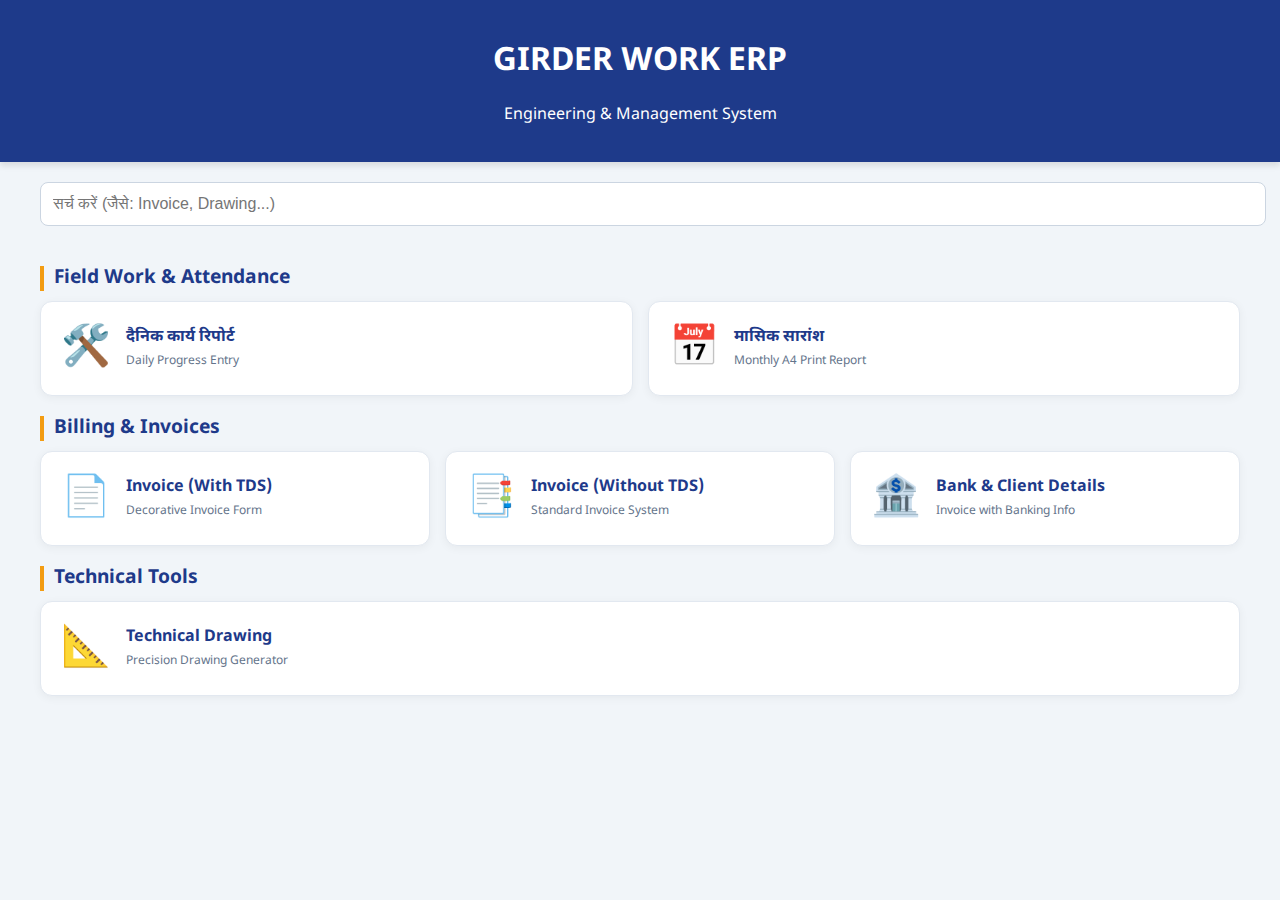
<file: index.html>
<!DOCTYPE html>
<html lang="hi">
<head>
    <meta charset="UTF-8">
    <meta name="viewport" content="width=device-width, initial-scale=1.0">
    <title>GIRDER WORK ERP - RANVIJAY KUMAR</title>
    <link href="https://fonts.googleapis.com/css2?family=Noto+Sans+Devanagari:wght@400;700&display=swap" rel="stylesheet">
    <style>
        :root {
            --primary: #1e3a8a; --secondary: #f39c12; --bg: #f1f5f9; --card: #ffffff;
        }
        body { font-family: 'Noto Sans Devanagari', sans-serif; background: var(--bg); margin: 0; padding: 0; }
        
        header { background: var(--primary); color: white; padding: 20px; text-align: center; box-shadow: 0 4px 6px rgba(0,0,0,0.1); }
        .container { padding: 20px; max-width: 1200px; margin: auto; }
        
        .section-title { font-size: 1.2rem; font-weight: bold; margin: 20px 0 10px; color: var(--primary); border-left: 4px solid var(--secondary); padding-left: 10px; }
        
        .grid { display: grid; grid-template-columns: repeat(auto-fit, minmax(280px, 1fr)); gap: 15px; }
        
        .card { background: var(--card); padding: 20px; border-radius: 12px; display: flex; align-items: center; text-decoration: none; color: #333; box-shadow: 0 2px 10px rgba(0,0,0,0.05); transition: 0.3s; border: 1px solid #e2e8f0; }
        .card:hover { transform: translateY(-5px); box-shadow: 0 5px 15px rgba(0,0,0,0.1); border-color: var(--secondary); }
        
        .icon { font-size: 40px; margin-right: 15px; }
        .info h3 { margin: 0; font-size: 16px; color: var(--primary); }
        .info p { margin: 5px 0 0; font-size: 12px; color: #64748b; }

        .search-box { width: 100%; padding: 12px; border-radius: 8px; border: 1px solid #cbd5e1; margin-bottom: 20px; font-size: 16px; }
    </style>
</head>
<body>

<header>
    <h1>GIRDER WORK ERP</h1>
    <p>Engineering & Management System</p>
</header>

<div class="container">
    <input type="text" class="search-box" placeholder="सर्च करें (जैसे: Invoice, Drawing...)" id="search">

    <div class="section-title">Field Work & Attendance</div>
    <div class="grid">
        <a href="daily_work.html" class="card">
            <div class="icon">🛠️</div>
            <div class="info"><h3>दैनिक कार्य रिपोर्ट</h3><p>Daily Progress Entry</p></div>
        </a>
        <a href="monthly_summary.html" class="card">
            <div class="icon">📅</div>
            <div class="info"><h3>मासिक सारांश</h3><p>Monthly A4 Print Report</p></div>
        </a>
    </div>

    <div class="section-title">Billing & Invoices</div>
    <div class="grid">
        <a href="with_tds_Girder_report_form.html" class="card">
            <div class="icon">📄</div>
            <div class="info"><h3>Invoice (With TDS)</h3><p>Decorative Invoice Form</p></div>
        </a>
        <a href="without_tds_report.html" class="card">
            <div class="icon">📑</div>
            <div class="info"><h3>Invoice (Without TDS)</h3><p>Standard Invoice System</p></div>
        </a>
        <a href="clint_bank_add_report.html" class="card">
            <div class="icon">🏦</div>
            <div class="info"><h3>Bank & Client Details</h3><p>Invoice with Banking Info</p></div>
        </a>
    </div>

    <div class="section-title">Technical Tools</div>
<div class="grid">
    <a href="technical_drawing.html" class="card">
        <div class="icon">📐</div>
        <div class="info">
            <h3>Technical Drawing</h3>
            <p>Precision Drawing Generator</p>
        </div>
    </a>
</div>

</div>

<script>
    // सर्च फिल्टर फंक्शन
    document.getElementById('search').addEventListener('keyup', function() {
        let filter = this.value.toLowerCase();
        let cards = document.querySelectorAll('.card');
        cards.forEach(card => {
            let text = card.innerText.toLowerCase();
            card.style.display = text.includes(filter) ? "flex" : "none";
        });
    });
</script>

</body>
</html>
</file>
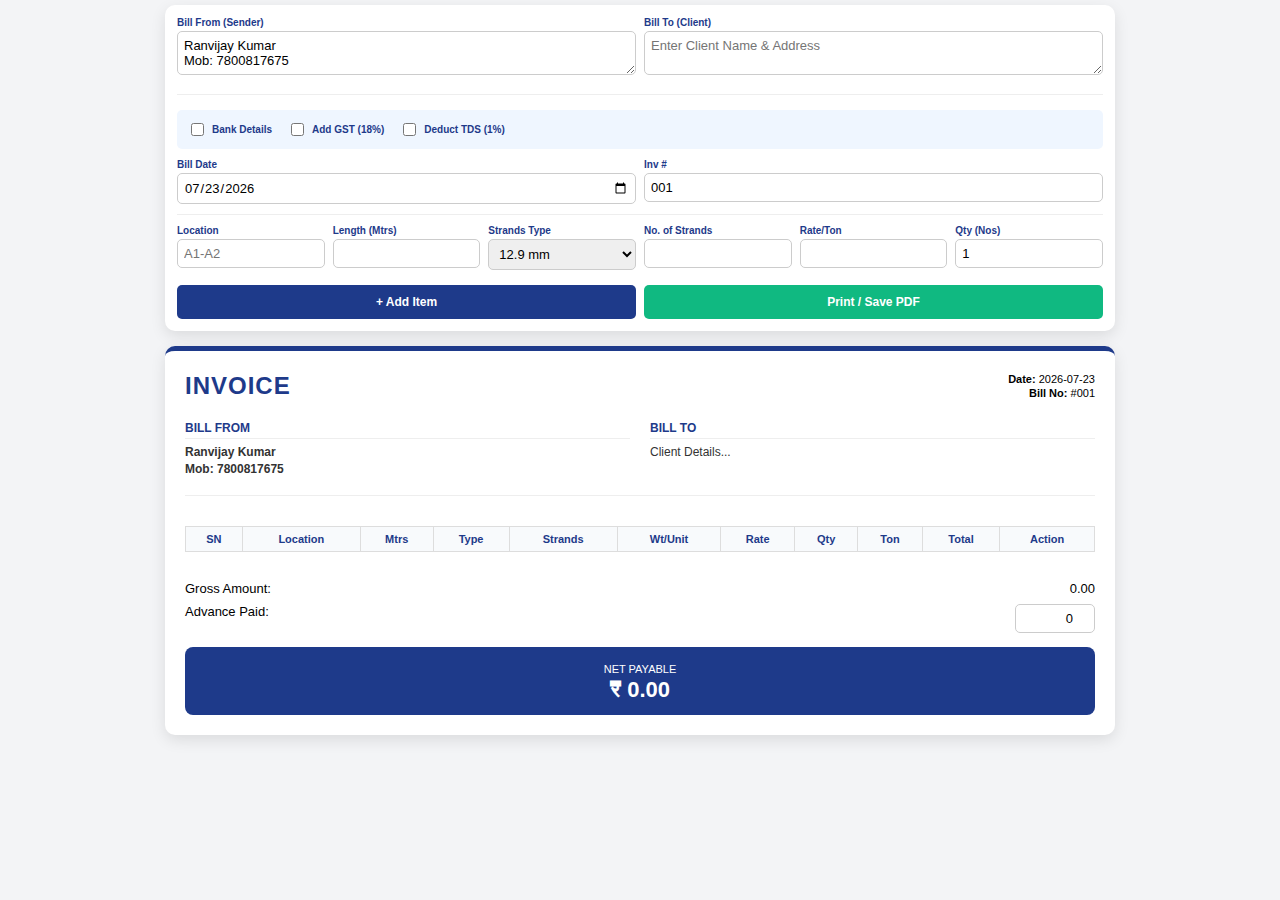
<file: Clint_bank_add_report.html>
<!DOCTYPE html>
<html lang="hi">
<head>
    <meta charset="UTF-8">
    <meta name="viewport" content="width=device-width, initial-scale=1.0">
    <title>Invoice - Ranvijay Kumar</title>
    <style>
        :root { --primary: #1e3a8a; --accent: #b45309; --bg: #f3f4f6; --highlight: #fef9c3; }
        * { box-sizing: border-box; font-family: sans-serif; }
        body { background: var(--bg); margin: 0; padding: 5px; }
        
        .card { background: white; border-radius: 10px; padding: 12px; box-shadow: 0 5px 15px rgba(0,0,0,0.1); margin-bottom: 15px; width: 100%; max-width: 950px; margin-left: auto; margin-right: auto; }
        .form-grid { display: grid; grid-template-columns: repeat(auto-fit, minmax(140px, 1fr)); gap: 8px; }
        label { font-size: 10px; font-weight: bold; color: var(--primary); display: block; margin-bottom: 3px; }
        input, textarea, select { width: 100%; padding: 6px; border: 1px solid #ccc; border-radius: 5px; font-size: 13px; }
        
        .check-group-row { display: flex; gap: 15px; margin-bottom: 10px; background: #eff6ff; padding: 10px; border-radius: 5px; flex-wrap: wrap; }
        .check-item { display: flex; align-items: center; gap: 5px; font-size: 12px; font-weight: bold; color: var(--primary); }
        .check-item input { width: auto; cursor: pointer; }
        
        #bank-inputs { display: none; }

        .btn-group { display: flex; gap: 8px; margin-top: 15px; }
        .btn { flex: 1; padding: 10px; border: none; border-radius: 5px; color: white; font-weight: bold; cursor: pointer; font-size: 12px; }
        .btn-add { background: var(--primary); }
        .btn-print { background: #10b981; }
        .btn-del { background: #ef4444; color: white; border: none; padding: 4px 8px; border-radius: 4px; cursor: pointer; font-size: 10px; }
        
        .invoice-box { background: white; padding: 20px; border-top: 5px solid var(--primary); }
        
        .billing-section { display: flex; justify-content: space-between; gap: 20px; margin: 20px 0; border-bottom: 1px solid #eee; padding-bottom: 15px; flex-wrap: wrap; }
        .bill-col { flex: 1; min-width: 200px; }
        .bill-col h4 { margin: 0 0 5px 0; color: var(--primary); font-size: 12px; text-transform: uppercase; border-bottom: 1px solid #eee; padding-bottom: 3px; }
        .bill-col p { margin: 2px 0; font-size: 12px; line-height: 1.4; color: #333; white-space: pre-line; }

        .table-responsive { width: 100%; overflow-x: auto; }
        table { width: 100%; border-collapse: collapse; margin: 10px 0; font-size: 11px; min-width: 800px; }
        th, td { border: 1px solid #ddd; padding: 6px; text-align: center; }
        th { background: #f8fafc; color: var(--primary); }

        .bottom-row { display: flex; justify-content: space-between; flex-wrap: wrap; gap: 15px; margin-top: 15px; }
        .bank-info { border-left: 3px solid var(--primary); padding-left: 10px; font-size: 11px; flex: 1; min-width: 200px; }
        .summary { flex: 1; min-width: 280px; }
        .sum-line { display: flex; justify-content: space-between; padding: 4px 0; font-size: 13px; }
        .tax-row { display: none; } /* Hidden by default in preview if not selected */
        .show-tax { display: flex !important; }
        
        .net-pay-highlight { background: #1e3a8a; color: white; padding: 12px; border-radius: 8px; text-align: center; margin-top: 10px; }
        .net-amount { font-size: 22px; font-weight: 900; display: block; }
        .hide-bank { display: none !important; }

        @media print { 
            .no-print, .action-col { display: none !important; } 
            body { background: white; padding: 0; }
            .card { box-shadow: none; max-width: 100%; border: none; margin: 0; }
            .net-pay-highlight { border: 1px solid #000; color: #000 !important; background: var(--highlight) !important; -webkit-print-color-adjust: exact; }
        }
    </style>
</head>
<body>

<div class="card no-print">
    <div class="form-grid">
        <div class="field">
            <label>Bill From (Sender)</label>
            <textarea id="f-from" rows="2" oninput="updateBilling()">Ranvijay Kumar&#10;Mob: 7800817675</textarea>
        </div>
        <div class="field">
            <label>Bill To (Client)</label>
            <textarea id="f-to" rows="2" placeholder="Enter Client Name & Address" oninput="updateBilling()"></textarea>
        </div>
    </div>
    
    <hr style="margin: 15px 0; border: 0; border-top: 1px solid #eee;">
    
    <div class="check-group-row">
        <div class="check-item">
            <input type="checkbox" id="f-use-bank" onchange="toggleBankForm()"> <label for="f-use-bank" style="margin:0;">Bank Details</label>
        </div>
        <div class="check-item">
            <input type="checkbox" id="f-use-gst" onchange="render()"> <label for="f-use-gst" style="margin:0;">Add GST (18%)</label>
        </div>
        <div class="check-item">
            <input type="checkbox" id="f-use-tds" onchange="render()"> <label for="f-use-tds" style="margin:0;">Deduct TDS (1%)</label>
        </div>
    </div>

    <div id="bank-inputs" class="form-grid">
        <div class="field"><label>Bank Name</label><input type="text" id="f-bname" oninput="updateBank()"></div>
        <div class="field"><label>A/c No</label><input type="text" id="f-bacc" oninput="updateBank()"></div>
        <div class="field"><label>IFSC Code</label><input type="text" id="f-bifsc" oninput="updateBank()"></div>
    </div>

    <div class="form-grid" style="margin-top:10px;">
        <div class="field"><label>Bill Date</label><input type="date" id="f-date" oninput="updateHeader()"></div>
        <div class="field"><label>Inv #</label><input type="text" id="f-inv" value="001" oninput="updateHeader()"></div>
    </div>
    
    <div class="form-grid" style="margin-top:10px; border-top: 1px solid #eee; padding-top:10px;">
        <div class="field"><label>Location</label><input type="text" id="f-loc" placeholder="A1-A2"></div>
        <div class="field"><label>Length (Mtrs)</label><input type="number" id="f-mtr"></div>
        <div class="field">
            <label>Strands Type</label>
            <select id="f-stype"><option value="0.78">12.9 mm</option><option value="1.10">15.2 mm</option></select>
        </div>
        <div class="field"><label>No. of Strands</label><input type="number" id="f-lrpc"></div>
        <div class="field"><label>Rate/Ton</label><input type="number" id="f-rtn"></div>
        <div class="field"><label>Qty (Nos)</label><input type="number" id="f-nos" value="1"></div>
    </div>

    <div class="btn-group">
        <button class="btn btn-add" onclick="addItem()">+ Add Item</button>
        <button class="btn btn-print" onclick="window.print()">Print / Save PDF</button>
    </div>
</div>

<div class="card invoice-box">
    <div style="display:flex; justify-content:space-between; align-items: center;">
        <h2 style="margin:0; color:var(--primary); font-size:24px; letter-spacing: 1px;">INVOICE</h2>
        <div style="text-align:right; font-size:11px;">
            <p style="margin:2px 0;"><strong>Date:</strong> <span id="d-date"></span></p>
            <p style="margin:2px 0;"><strong>Bill No:</strong> #<span id="d-inv">001</span></p>
        </div>
    </div>

    <div class="billing-section">
        <div class="bill-col">
            <h4>Bill From</h4>
            <p id="d-from" style="font-weight: bold;"></p>
        </div>
        <div class="bill-col">
            <h4>Bill To</h4>
            <p id="d-to">Client Details...</p>
        </div>
    </div>

    <div class="table-responsive">
        <table>
            <thead>
                <tr>
                    <th>SN</th><th>Location</th><th>Mtrs</th><th>Type</th><th>Strands</th><th>Wt/Unit</th><th>Rate</th><th>Qty</th><th>Ton</th><th>Total</th><th class="action-col">Action</th>
                </tr>
            </thead>
            <tbody id="tbody"></tbody>
        </table>
    </div>

    <div class="bottom-row">
        <div class="bank-info hide-bank" id="d-bank-wrap">
            <h4 style="margin:0 0 5px 0; font-size:11px; color:var(--primary);">PAYMENT DETAILS</h4>
            Bank: <span id="d-bname"></span><br>
            A/c: <span id="d-bacc"></span><br>
            IFSC: <span id="d-bifsc"></span>
        </div>
        
        <div class="summary">
            <div class="sum-line"><span>Gross Amount:</span><span id="h30">0.00</span></div>
            <div class="sum-line tax-row" id="row-gst"><span>GST (18%):</span><span id="h-gst">0.00</span></div>
            <div class="sum-line"><span>Advance Paid:</span><input type="number" id="h32" value="0" oninput="render()" style="width:80px; text-align:right;"></div>
            <div class="sum-line tax-row" id="row-tds" style="color:#b45309;"><span>TDS (1%):</span><span id="h31">0.00</span></div>
            <div class="net-pay-highlight">
                <span style="font-size:11px; text-transform:uppercase;">Net Payable</span>
                <span class="net-amount" id="h33">₹ 0.00</span>
            </div>
        </div>
    </div>
</div>

<script>
    let rows = [];
    
    window.onload = () => { 
        document.getElementById('f-date').value = new Date().toISOString().split('T')[0]; 
        updateHeader(); 
        updateBilling();
    }
    
    function toggleBankForm() {
        const isChecked = document.getElementById('f-use-bank').checked;
        document.getElementById('bank-inputs').style.display = isChecked ? 'grid' : 'none';
        updateBank();
    }

    function updateHeader() {
        document.getElementById('d-date').innerText = document.getElementById('f-date').value;
        document.getElementById('d-inv').innerText = document.getElementById('f-inv').value;
    }

    function updateBilling() {
        document.getElementById('d-from').innerText = document.getElementById('f-from').value;
        document.getElementById('d-to').innerText = document.getElementById('f-to').value || "Client Details...";
    }

    function updateBank() {
        const isChecked = document.getElementById('f-use-bank').checked;
        const bWrap = document.getElementById('d-bank-wrap');
        if(!isChecked) { bWrap.classList.add('hide-bank'); } 
        else {
            bWrap.classList.remove('hide-bank');
            document.getElementById('d-bname').innerText = document.getElementById('f-bname').value;
            document.getElementById('d-bacc').innerText = document.getElementById('f-bacc').value;
            document.getElementById('d-bifsc').innerText = document.getElementById('f-bifsc').value;
        }
    }

    function addItem() {
        const loc = document.getElementById('f-loc').value;
        const mtr = parseFloat(document.getElementById('f-mtr').value)||0;
        const factor = parseFloat(document.getElementById('f-stype').value); 
        const lrpc = parseFloat(document.getElementById('f-lrpc').value)||0; 
        const rtn = parseFloat(document.getElementById('f-rtn').value)||0;
        const nos = parseFloat(document.getElementById('f-nos').value)||1;
        if(!loc || mtr <= 0) return alert("Valid data required!");
        
        const wtu = (mtr * lrpc * factor) / 1000;
        const tton = wtu * nos;
        const total = tton * rtn;
        rows.push({ loc, mtr, strandLabel: factor === 0.78 ? "12.9" : "15.2", lrpc, wtu, rtn, nos, tton, total });
        render();
        document.getElementById('f-loc').value = ""; document.getElementById('f-mtr').value = "";
    }

    function deleteItem(index) { rows.splice(index, 1); render(); }

    function render() {
        const tbody = document.getElementById('tbody'); 
        tbody.innerHTML = ""; let gross = 0;
        rows.forEach((r, i) => {
            gross += r.total;
            tbody.innerHTML += `<tr>
                <td>${i+1}</td><td style="text-align:left;">${r.loc}</td><td>${r.mtr}</td><td>${r.strandLabel}</td><td>${r.lrpc}</td><td>${r.wtu.toFixed(3)}</td><td>${r.rtn.toLocaleString()}</td><td>${r.nos}</td><td>${r.tton.toFixed(3)}</td><td style="font-weight:bold;">${r.total.toFixed(2)}</td>
                <td class="action-col"><button class="btn-del" onclick="deleteItem(${i})">Delete</button></td>
            </tr>`;
        });
        calcTotal(gross);
    }

    function calcTotal(g) {
        let gross = g !== undefined ? g : rows.reduce((a, b) => a + b.total, 0);
        const adv = parseFloat(document.getElementById('h32').value) || 0;
        
        // Tax Logic
        const useGST = document.getElementById('f-use-gst').checked;
        const useTDS = document.getElementById('f-use-tds').checked;
        
        let gstAmt = useGST ? (gross * 0.18) : 0;
        let tdsAmt = useTDS ? (gross * 0.01) : 0;
        
        // Update UI Display
        document.getElementById('row-gst').className = useGST ? 'sum-line show-tax' : 'sum-line tax-row';
        document.getElementById('row-tds').className = useTDS ? 'sum-line show-tax' : 'sum-line tax-row';
        
        document.getElementById('h30').innerText = gross.toLocaleString('en-IN', {minimumFractionDigits: 2});
        document.getElementById('h-gst').innerText = gstAmt.toLocaleString('en-IN', {minimumFractionDigits: 2});
        document.getElementById('h31').innerText = tdsAmt.toLocaleString('en-IN', {minimumFractionDigits: 2});
        
        const net = (gross + gstAmt) - tdsAmt - adv;
        document.getElementById('h33').innerText = "₹ " + net.toLocaleString('en-IN', {minimumFractionDigits: 2});
    }
</script>
</body>
</html>
</file>
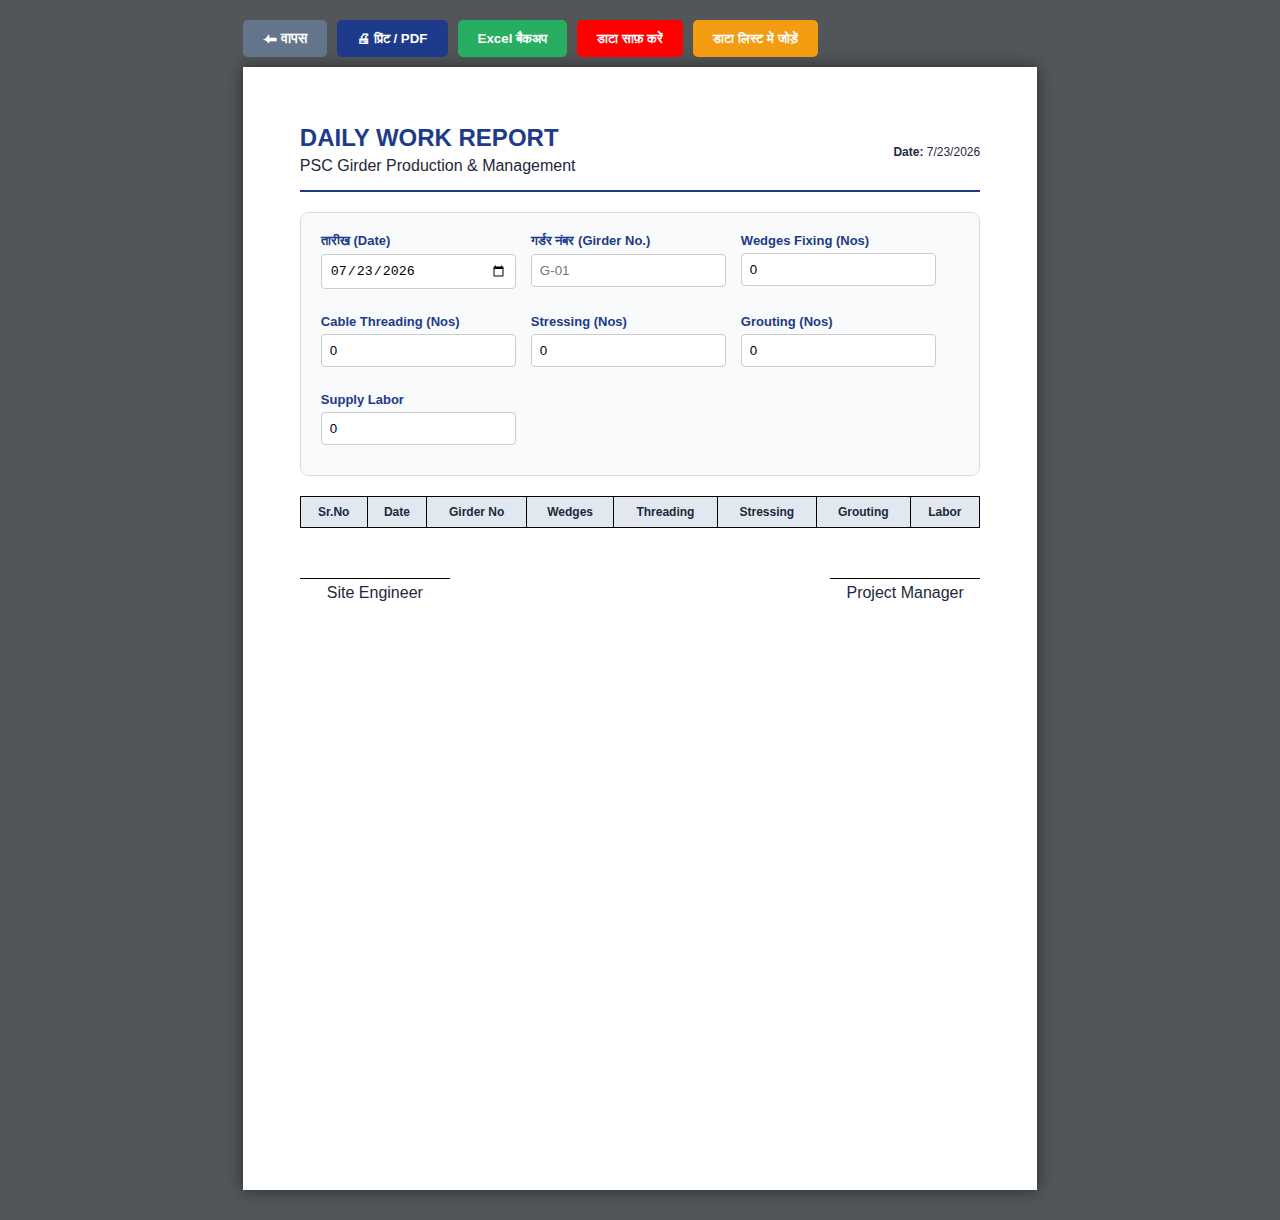
<file: daily_work.html>
<!DOCTYPE html>
<html lang="hi">
<head>
    <meta charset="UTF-8">
    <meta name="viewport" content="width=device-width, initial-scale=1.0">
    <title>Daily Work Report - A4 Format</title>
    <style>
        :root {
            --primary: #1e3a8a;
            --secondary: #f39c12;
            --success: #27ae60;
            --bg: #525659; /* PDF Viewer style background */
            --card: #ffffff;
            --text: #1e293b;
            --border: #000000;
        }

        body { font-family: 'Segoe UI', Arial, sans-serif; background: var(--bg); margin: 0; padding: 20px; color: var(--text); }
        
        /* A4 Container */
        .a4-page {
            width: 210mm;
            min-height: 297mm;
            padding: 15mm;
            margin: 10px auto;
            background: white;
            box-shadow: 0 0 15px rgba(0,0,0,0.5);
            box-sizing: border-box;
        }

        .no-print {
            max-width: 210mm;
            margin: 0 auto 10px auto;
            display: flex;
            gap: 10px;
        }

        .header { 
            border-bottom: 2px solid var(--primary); 
            padding-bottom: 10px; 
            margin-bottom: 20px; 
            display: flex; 
            justify-content: space-between;
            align-items: center;
        }

        .header h1 { margin: 0; color: var(--primary); font-size: 24px; text-transform: uppercase; }

        /* Form Grid */
        .form-card { border: 1px solid #ddd; padding: 20px; border-radius: 8px; margin-bottom: 20px; background: #f8fafc; }
        .form-grid { display: grid; grid-template-columns: repeat(3, 1fr); gap: 15px; }
        .form-group { margin-bottom: 10px; }
        label { display: block; font-weight: bold; margin-bottom: 5px; font-size: 13px; color: var(--primary); }
        input, select { width: 100%; padding: 8px; border: 1px solid #ccc; border-radius: 4px; box-sizing: border-box; }

        /* Buttons */
        .btn { padding: 10px 20px; border: none; border-radius: 5px; cursor: pointer; font-weight: bold; color: white; }
        .btn-save { background: var(--secondary); }
        .btn-export { background: var(--success); }
        .btn-print { background: var(--primary); }
        .btn-back { background: #64748b; text-decoration: none; display: flex; align-items: center; font-size: 14px; }

        /* Table Style */
        .report-table { width: 100%; border-collapse: collapse; margin-top: 20px; }
        .report-table th, .report-table td { border: 1px solid #000; padding: 8px; text-align: center; font-size: 12px; }
        .report-table th { background: #e2e8f0; }

        @media print {
            body { background: white; padding: 0; }
            .a4-page { margin: 0; box-shadow: none; border: none; width: 100%; }
            .no-print { display: none; }
            .form-card { display: none; }
            .header { border-bottom: 2px solid #000; }
        }
    </style>
</head>
<body>

    <div class="no-print">
        <a href="index.html" class="btn btn-back">⬅ वापस</a>
        <button class="btn btn-print" onclick="window.print()">🖨 प्रिंट / PDF</button>
        <button class="btn btn-export" onclick="downloadCSV()">Excel बैकअप</button>
        <button class="btn" style="background: red;" onclick="clearAll()">डाटा साफ़ करें</button>
        <button class="btn btn-save" style="background:golden" onclick="saveData()">डाटा लिस्ट में जोड़ें</button>
   
        
    </div>

    <div class="a4-page">
        <div class="header">
            <div>
                <h1>Daily Work Report</h1>
                <p style="margin: 5px 0;">PSC Girder Production & Management</p>
            </div>
            <div style="text-align: right; font-size: 12px;">
                <strong>Date:</strong> <span id="displayDate"></span>
            </div>
        </div>

        <div class="form-card no-print">
            <div class="form-grid">
                <div class="form-group">
                    <label>तारीख (Date)</label>
                    <input type="date" id="workDate">
                </div>
                <div class="form-group">
                    <label>गर्डर नंबर (Girder No.)</label>
                    <input type="text" id="girderNo" placeholder="G-01">
                </div>
                <div class="form-group">
                    <label>Wedges Fixing (Nos)</label>
                    <input type="number" id="wedges" value="0">
                </div>
                <div class="form-group">
                    <label>Cable Threading (Nos)</label>
                    <input type="number" id="threading" value="0">
                </div>
                <div class="form-group">
                    <label>Stressing (Nos)</label>
                    <input type="number" id="stressing" value="0">
                </div>
                <div class="form-group">
                    <label>Grouting (Nos)</label>
                    <input type="number" id="grouting" value="0">
                </div>
                <div class="form-group">
                    <label>Supply Labor</label>
                    <input type="number" id="labor" value="0">
                    
                </div>
  
            </div>
        
        </div>

        <table class="report-table">
            <thead>
                <tr>
                    <th>Sr.No</th>
                    <th>Date</th>
                    <th>Girder No</th>
                    <th>Wedges</th>
                    <th>Threading</th>
                    <th>Stressing</th>
                    <th>Grouting</th>
                    <th>Labor</th>
                </tr>
            </thead>
            <tbody id="dataTable">
                </tbody>
        </table>

        <div style="margin-top: 50px; display: flex; justify-content: space-between;" class="only-print">
            <div style="border-top: 1px solid #000; width: 150px; text-align: center; padding-top: 5px;">Site Engineer</div>
            <div style="border-top: 1px solid #000; width: 150px; text-align: center; padding-top: 5px;">Project Manager</div>
        </div>
    </div>
 
    <script>
        // आज की तारीख सेट करें
        const today = new Date();
        document.getElementById('workDate').valueAsDate = today;
        document.getElementById('displayDate').innerText = today.toLocaleDateString();

        window.onload = displayData;

        function saveData() {
            const date = document.getElementById('workDate').value;
            const girder = document.getElementById('girderNo').value;
            const wedges = document.getElementById('wedges').value;
            const threading = document.getElementById('threading').value;
            const stressing = document.getElementById('stressing').value;
            const grouting = document.getElementById('grouting').value;
            const labor = document.getElementById('labor').value;

            if(!girder) { alert("गर्डर नंबर लिखें!"); return; }

            const entry = { date, girder, wedges, threading, stressing, grouting, labor };
            
            let reports = JSON.parse(localStorage.getItem('girderReports')) || [];
            reports.push(entry);
            localStorage.setItem('girderReports', JSON.stringify(reports));

            // Form Reset
            document.getElementById('girderNo').value = "";
            displayData();
        }

        function displayData() {
            const table = document.getElementById('dataTable');
            let reports = JSON.parse(localStorage.getItem('girderReports')) || [];
            
            table.innerHTML = "";
            reports.forEach((item, index) => {
                const row = `<tr>
                    <td>${index + 1}</td>
                    <td>${item.date}</td>
                    <td><b>${item.girder}</b></td>
                    <td>${item.wedges}</td>
                    <td>${item.threading}</td>
                    <td>${item.stressing}</td>
                    <td>${item.grouting}</td>
                    <td>${item.labor}</td>
                </tr>`;
                table.innerHTML += row;
            });
        }

        function downloadCSV() {
            let reports = JSON.parse(localStorage.getItem('girderReports')) || [];
            if(reports.length === 0) return alert("डेटा खाली है!");

            let csv = "Date,Girder No,Wedges,Threading,Stressing,Grouting,Labor\n";
            reports.forEach(r => {
                csv += `${r.date},${r.girder},${r.wedges},${r.threading},${r.stressing},${r.grouting},${r.labor}\n`;
            });

            const blob = new Blob([csv], { type: 'text/csv' });
            const url = window.URL.createObjectURL(blob);
            const a = document.createElement('a');
            a.href = url;
            a.download = 'Detailed_Girder_Report.csv';
            a.click();
        }

        function clearAll() {
            if(confirm("क्या आप सारा डेटा डिलीट करना चाहते हैं?")) {
                localStorage.removeItem('girderReports');
                displayData();
            }
        }
    </script>
</body>
</html>
</file>
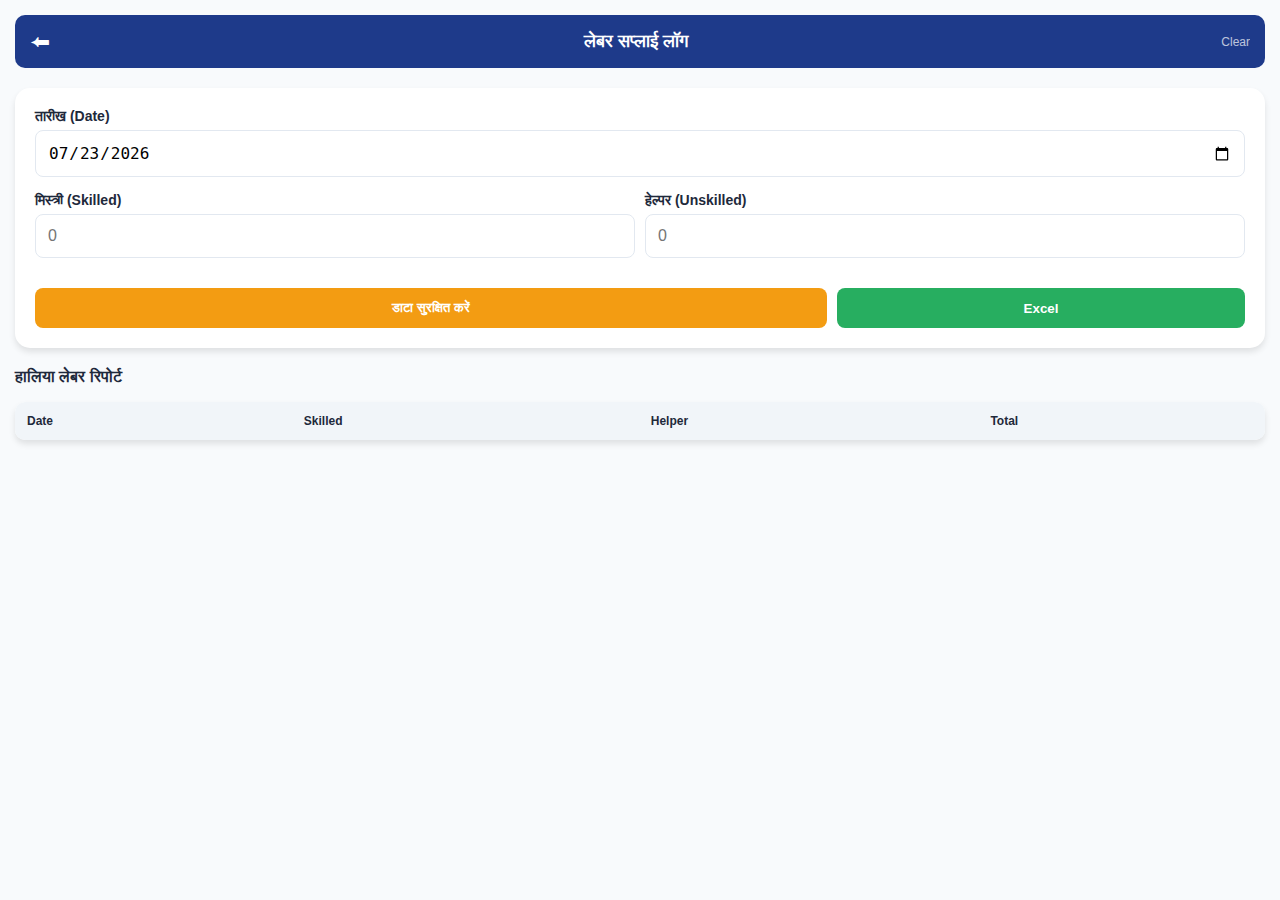
<file: labor_report.html>
<!DOCTYPE html>
<html lang="hi">
<head>
    <meta charset="UTF-8">
    <meta name="viewport" content="width=device-width, initial-scale=1.0">
    <title>Labor Supply Log</title>
    <style>
        :root {
            --primary: #1e3a8a;
            --secondary: #f39c12;
            --success: #27ae60;
            --bg: #f8fafc;
            --card: #ffffff;
            --text: #1e293b;
            --border: #e2e8f0;
        }

        body { font-family: 'Segoe UI', sans-serif; background: var(--bg); color: var(--text); margin: 0; padding: 15px; }
        .header { background: var(--primary); color: white; padding: 15px; border-radius: 10px; margin-bottom: 20px; display: flex; align-items: center; justify-content: space-between; }
        .back-btn { color: white; text-decoration: none; font-size: 20px; }
        
        .form-card { background: var(--card); padding: 20px; border-radius: 15px; box-shadow: 0 4px 6px rgba(0,0,0,0.1); margin-bottom: 20px; }
        .form-row { display: flex; gap: 10px; margin-bottom: 15px; }
        .form-group { flex: 1; margin-bottom: 15px; }
        label { display: block; font-weight: 600; margin-bottom: 5px; font-size: 14px; }
        input { width: 100%; padding: 12px; border: 1px solid var(--border); border-radius: 8px; box-sizing: border-box; font-size: 16px; }

        .btn-group { display: flex; gap: 10px; }
        .btn-save { background: var(--secondary); color: white; border: none; padding: 12px; flex: 2; border-radius: 8px; font-weight: bold; cursor: pointer; }
        .btn-export { background: var(--success); color: white; border: none; padding: 12px; flex: 1; border-radius: 8px; font-weight: bold; cursor: pointer; }
        
        .report-table { width: 100%; border-collapse: collapse; background: var(--card); border-radius: 10px; overflow: hidden; box-shadow: 0 4px 6px rgba(0,0,0,0.1); margin-top: 10px; }
        .report-table th { background: #f1f5f9; padding: 12px; text-align: left; font-size: 12px; }
        .report-table td { padding: 12px; border-top: 1px solid var(--border); font-size: 14px; }
        .total-row { background: #e0f2fe; font-weight: bold; }
    </style>
</head>
<body>

    <div class="header">
        <a href="index.html" class="back-btn">⬅</a>
        <h2 style="margin:0; font-size: 18px;">लेबर सप्लाई लॉग</h2>
        <span onclick="clearLaborData()" style="cursor:pointer; font-size: 12px; opacity: 0.7;">Clear</span>
    </div>

    <div class="form-card">
        <div class="form-group">
            <label>तारीख (Date)</label>
            <input type="date" id="laborDate">
        </div>
        
        <div class="form-row">
            <div class="form-group">
                <label>मिस्त्री (Skilled)</label>
                <input type="number" id="skilled" placeholder="0">
            </div>
            <div class="form-group">
                <label>हेल्पर (Unskilled)</label>
                <input type="number" id="unskilled" placeholder="0">
            </div>
        </div>

        <div class="btn-group">
            <button class="btn-save" onclick="saveLaborData()">डाटा सुरक्षित करें</button>
            <button class="btn-export" onclick="downloadLaborCSV()">Excel</button>
        </div>
    </div>

    <h3 style="font-size: 16px;">हालिया लेबर रिपोर्ट</h3>
    <table class="report-table">
        <thead>
            <tr>
                <th>Date</th>
                <th>Skilled</th>
                <th>Helper</th>
                <th>Total</th>
            </tr>
        </thead>
        <tbody id="laborTable"></tbody>
    </table>

    <script>
        document.getElementById('laborDate').valueAsDate = new Date();
        window.onload = displayLaborData;

        function saveLaborData() {
            const date = document.getElementById('laborDate').value;
            const skilled = parseInt(document.getElementById('skilled').value) || 0;
            const unskilled = parseInt(document.getElementById('unskilled').value) || 0;
            const total = skilled + unskilled;

            if(total === 0) { alert("कृपया लेबर की संख्या डालें!"); return; }

            const entry = { date, skilled, unskilled, total };
            let reports = JSON.parse(localStorage.getItem('laborReports')) || [];
            reports.push(entry);
            localStorage.setItem('laborReports', JSON.stringify(reports));

            // इनपुट साफ़ करें
            document.getElementById('skilled').value = "";
            document.getElementById('unskilled').value = "";
            displayLaborData();
        }

        function displayLaborData() {
            const table = document.getElementById('laborTable');
            let reports = JSON.parse(localStorage.getItem('laborReports')) || [];
            
            table.innerHTML = "";
            reports.reverse().forEach(item => {
                const row = `<tr>
                    <td>${item.date}</td>
                    <td>${item.skilled}</td>
                    <td>${item.unskilled}</td>
                    <td class="total-row">${item.total}</td>
                </tr>`;
                table.innerHTML += row;
            });
        }

        function downloadLaborCSV() {
            let reports = JSON.parse(localStorage.getItem('laborReports')) || [];
            if(reports.length === 0) return alert("डाटा खाली है!");

            let csv = "Date,Skilled,Unskilled,Total\n";
            reports.forEach(r => csv += `${r.date},${r.skilled},${r.unskilled},${r.total}\n`);

            const blob = new Blob([csv], { type: 'text/csv' });
            const url = window.URL.createObjectURL(blob);
            const a = document.createElement('a');
            a.href = url;
            a.download = 'Labor_Supply_Report.csv';
            a.click();
        }

        function clearLaborData() {
            if(confirm("क्या आप लेबर का सारा डाटा डिलीट करना चाहते हैं?")) {
                localStorage.removeItem('laborReports');
                displayLaborData();
            }
        }
    </script>
</body>
</html>
</file>
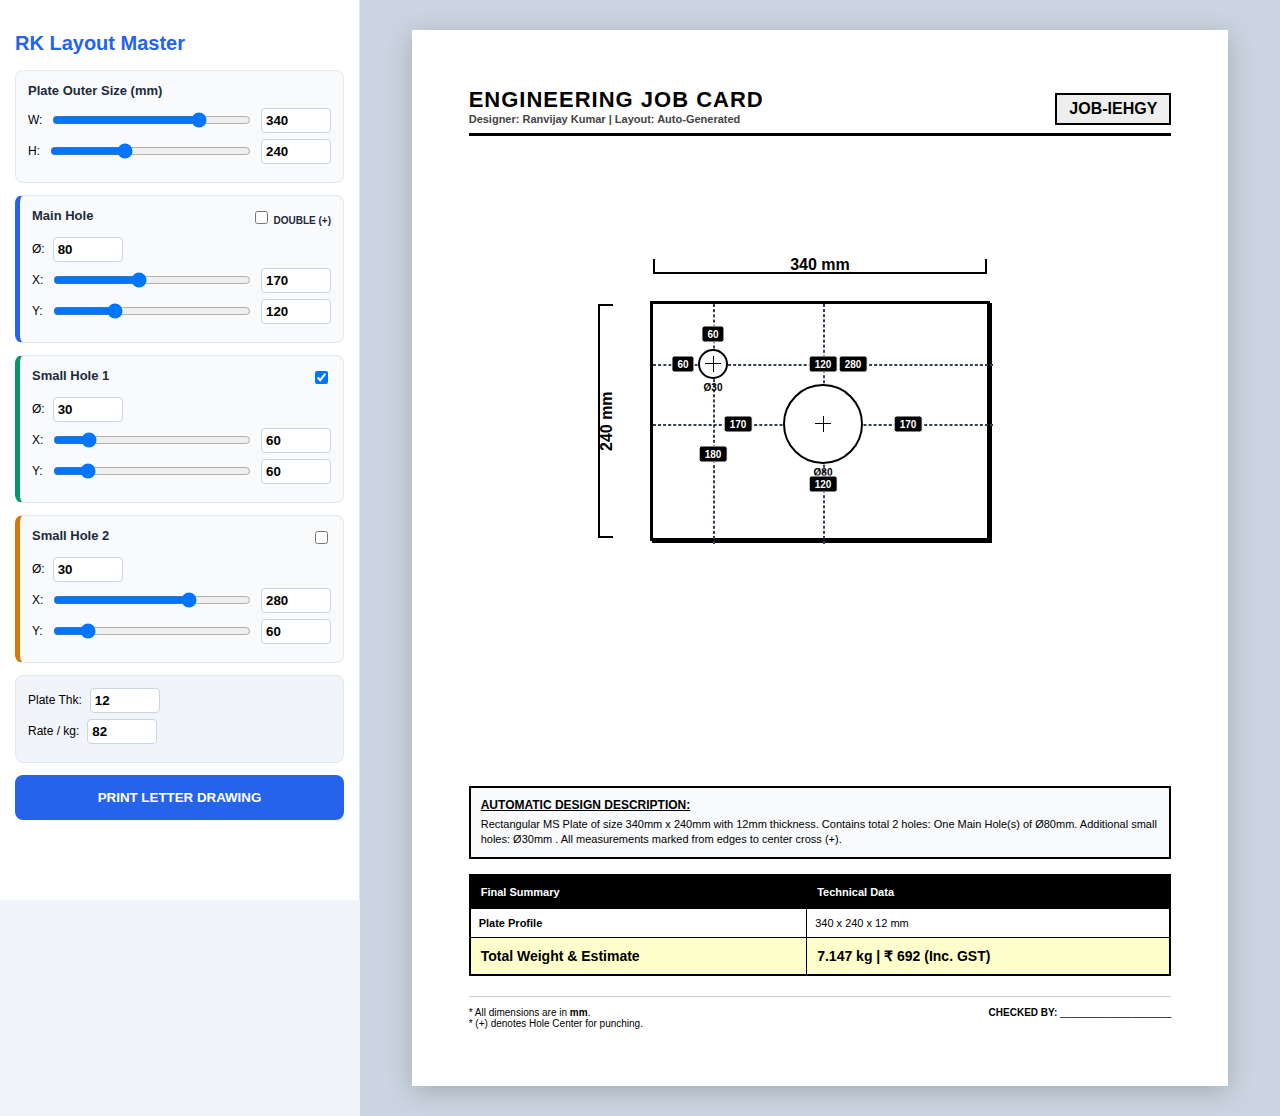
<file: technical_drawing.html>
<!DOCTYPE html>
<html lang="en">
<head>
    <meta charset="UTF-8">
    <meta name="viewport" content="width=device-width, initial-scale=1.0">
    <title>RK Pro | Engineering Layout Master</title>
    <style>
        :root { --sidebar-w: 360px; --primary: #2563eb; --sec1: #059669; --sec2: #d97706; }
        * { box-sizing: border-box; -webkit-print-color-adjust: exact; print-color-adjust: exact; }
        body { margin: 0; background: #f1f5f9; font-family: 'Segoe UI', Arial, sans-serif; font-size: 12px; }

        .app-container { display: flex; }
        .sidebar { width: var(--sidebar-w); background: white; border-right: 1px solid #e2e8f0; padding: 15px; position: fixed; height: 100vh; overflow-y: auto; z-index: 1000; }
        .workspace { flex-grow: 1; margin-left: var(--sidebar-w); padding: 30px 10px; display: flex; justify-content: center; background: #cbd5e1; }
        
        /* Letter Size (8.5 x 11 inches) */
        .letter-page { width: 215.9mm; height: 279.4mm; background: #fff; padding: 15mm; box-shadow: 0 5px 25px rgba(0,0,0,0.2); position: relative; display: flex; flex-direction: column; }

        .plate-box { width: 100%; height: 450px; margin-top: 60px; display: flex; align-items: center; justify-content: center; position: relative; }
        .plate { background: #fff; border: 3px solid #000; position: relative; z-index: 10; box-shadow: 2px 2px 0px #000; }

        /* Outer Plate Dimensions */
        .plate-dim-x { position: absolute; top: -45px; left: 0; width: 100%; border-left: 2.5px solid #000; border-right: 2.5px solid #000; height: 15px; border-bottom: 2.5px solid #000; text-align: center; font-weight: 900; font-size: 16px; color: #000; line-height: 12px; }
        .plate-dim-y { position: absolute; left: -55px; top: 0; height: 100%; border-top: 2.5px solid #000; border-bottom: 2.5px solid #000; width: 15px; border-right: 2.5px solid #000; display: flex; align-items: center; justify-content: center; font-weight: 900; font-size: 16px; writing-mode: vertical-rl; transform: rotate(180deg); color: #000; }

        /* Technical Center Crosshair (+) */
        .hole { position: absolute; border: 2px solid #000; border-radius: 50%; display: flex; align-items: center; justify-content: center; background: #fff; transform: translate(-50%, -50%); z-index: 20; }
        .hole::before { content: ''; position: absolute; width: 16px; height: 1px; background: #000; }
        .hole::after { content: ''; position: absolute; width: 1px; height: 16px; background: #000; }
        
        .dot-line { position: absolute; border: 1px dashed #334155; pointer-events: none; z-index: 5; }
        .dim-lbl { position: absolute; background: #000; color: #fff; font-size: 10px; padding: 2px 5px; border-radius: 3px; transform: translate(-50%, -50%); z-index: 25; font-weight: bold; border: 1px solid #fff; }

        .card { background: #f8fafc; padding: 12px; border-radius: 8px; border: 1px solid #e2e8f0; margin-bottom: 12px; }
        .card h4 { margin: 0 0 10px 0; font-size: 13px; color: #1e293b; display: flex; justify-content: space-between; }
        .row { display: flex; gap: 8px; align-items: center; margin-bottom: 6px; }
        input[type="number"] { width: 70px; padding: 4px; border: 1px solid #cbd5e1; border-radius: 4px; font-weight: bold; }
        input[type="range"] { flex: 1; }

        @page { size: letter; margin: 0; }
        @media print { 
            .sidebar { display: none !important; } 
            .workspace { margin: 0; padding: 0; background: #fff; } 
            .letter-page { box-shadow: none; margin: 0; width: 100%; height: 100vh; } 
        }
    </style>
</head>
<body>

<div class="app-container">
    <aside class="sidebar">
        <h2 style="color:var(--primary); margin-bottom:15px; font-size: 20px;">RK Layout Master</h2>
        
        <div class="card">
            <h4>Plate Outer Size (mm)</h4>
            <div class="row">W: <input type="range" id="sw-r" min="150" max="400" value="340"><input type="number" id="sw-n" value="340"></div>
            <div class="row">H: <input type="range" id="sh-r" min="150" max="400" value="240"><input type="number" id="sh-n" value="240"></div>
        </div>

        <div class="card" style="border-left: 5px solid var(--primary);">
            <h4>Main Hole <label style="font-size:10px;"><input type="checkbox" id="dbl-c"> DOUBLE (+)</label></h4>
            <div class="row">Ø: <input type="number" id="cd-n" value="80"></div>
            <div class="row">X: <input type="range" id="cx-r" min="0" max="400" value="170"><input type="number" id="cx-n" value="170"></div>
            <div class="row">Y: <input type="range" id="cy-r" min="0" max="400" value="120"><input type="number" id="cy-n" value="120"></div>
        </div>

        <div class="card" style="border-left: 5px solid var(--sec1);">
            <h4>Small Hole 1 <input type="checkbox" id="en-s1" checked></h4>
            <div class="row">Ø: <input type="number" id="sd1-n" value="30"></div>
            <div class="row">X: <input type="range" id="sx1-r" min="0" max="400" value="60"><input type="number" id="sx1-n" value="60"></div>
            <div class="row">Y: <input type="range" id="sy1-r" min="0" max="400" value="60"><input type="number" id="sy1-n" value="60"></div>
        </div>

        <div class="card" style="border-left: 5px solid var(--sec2);">
            <h4>Small Hole 2 <input type="checkbox" id="en-s2"></h4>
            <div class="row">Ø: <input type="number" id="sd2-n" value="30"></div>
            <div class="row">X: <input type="range" id="sx2-r" min="0" max="400" value="280"><input type="number" id="sx2-n" value="280"></div>
            <div class="row">Y: <input type="range" id="sy2-r" min="0" max="400" value="60"><input type="number" id="sy2-n" value="60"></div>
        </div>

        <div class="card" style="background:#f1f5f9">
            <div class="row">Plate Thk: <input type="number" id="thk" value="12"></div>
            <div class="row">Rate / kg: <input type="number" id="rate" value="82"></div>
        </div>

        <button style="width:100%; padding:15px; background:var(--primary); color:white; border:none; border-radius:8px; font-weight:bold; cursor:pointer;" onclick="window.print()">PRINT LETTER DRAWING</button>
    </aside>

    <main class="workspace">
        <div class="letter-page">
            <div style="border-bottom: 3px solid #000; padding-bottom: 8px; display: flex; justify-content: space-between; align-items: flex-end;">
                <div><h1 style="margin:0; font-size: 22px; letter-spacing: 1px;">ENGINEERING JOB CARD</h1><p style="margin:0; font-size: 11px; font-weight:bold; color: #444;">Designer: Ranvijay Kumar | Layout: Auto-Generated</p></div>
                <div id="job-id" style="font-weight:900; border:2.5px solid #000; padding:5px 12px; font-size:16px; background: #eee;"></div>
            </div>

            <div class="plate-box">
                <div class="plate" id="p-surf">
                    <div id="plate-w-lbl" class="plate-dim-x"></div>
                    <div id="plate-h-lbl" class="plate-dim-y"></div>
                    <div id="layer-lines"></div>
                    <div id="layer-holes"></div>
                </div>
            </div>

            <div style="background: #f8fafc; border: 2px solid #000; padding: 10px; margin-top: auto;">
                <h3 style="margin: 0 0 5px 0; font-size: 12px; text-decoration: underline;">AUTOMATIC DESIGN DESCRIPTION:</h3>
                <p id="auto-desc" style="margin: 0; font-size: 11px; line-height: 1.4; color: #000;"></p>
            </div>

            <table style="width:100%; border-collapse: collapse; font-size: 11px; border: 2.5px solid #000; margin-top: 15px;">
                <tr style="background:#000; color:#fff;"><th style="padding:10px; border:1px solid #000; text-align:left;">Final Summary</th><th style="padding:10px; border:1px solid #000; text-align:left;">Technical Data</th></tr>
                <tr><td style="padding:8px; border:1px solid #000; font-weight:bold;">Plate Profile</td><td id="rep-size" style="padding:8px; border:1px solid #000;"></td></tr>
                <tr style="background: #ffffcc; font-size: 14px; color: #000;"><td style="padding:10px; border:1px solid #000; font-weight:bold;">Total Weight & Estimate</td><td id="rep-total" style="padding:10px; border:1px solid #000; font-weight:bold;"></td></tr>
            </table>

            <div style="margin-top: 20px; display: flex; justify-content: space-between; font-size: 10px; border-top: 1px solid #ccc; padding-top: 10px;">
                <div>* All dimensions are in <b>mm</b>. <br>* (+) denotes Hole Center for punching.</div>
                <div style="text-align: right;"><b>CHECKED BY:</b> ____________________</div>
            </div>
        </div>
    </main>
</div>

<script>
    const inputs = [['sw-r','sw-n'],['sh-r','sh-n'],['cx-r','cx-n'],['cy-r','cy-n'],['cd-n'],['dbl-c'],['sx1-r','sx1-n'],['sy1-r','sy1-n'],['sd1-n'],['en-s1'],['sx2-r','sx2-n'],['sy2-r','sy2-n'],['sd2-n'],['en-s2'],['thk'],['rate']];
    inputs.forEach(p => {
        const el = document.getElementById(p[0]);
        if(p.length===2) { const n = document.getElementById(p[1]); el.oninput = () => { n.value = el.value; refresh(); }; n.oninput = () => { el.value = n.value; refresh(); }; } else { el.oninput = refresh; }
    });

    function drawEdgeToCenter(x, y, pW, pH, layer) {
        const createLine = (x1, y1, w, h, val, lx, ly) => {
            if(val <= 0) return;
            const l = document.createElement('div'); l.className = 'dot-line';
            l.style.left = x1+'px'; l.style.top = y1+'px'; l.style.width = w+'px'; l.style.height = h+'px';
            if(w > 0) l.style.borderTop = '1.5px dashed #334155'; else l.style.borderLeft = '1.5px dashed #334155';
            layer.appendChild(l);
            const lbl = document.createElement('div'); lbl.className = 'dim-lbl';
            lbl.style.left = lx+'px'; lbl.style.top = ly+'px'; lbl.innerText = Math.round(val);
            layer.appendChild(lbl);
        };
        createLine(0, y, x, 0, x, x/2, y); 
        createLine(x, 0, 0, y, y, x, y/2);
        createLine(x, y, (pW-x), 0, (pW-x), x + (pW-x)/2, y);
        createLine(x, y, 0, (pH-y), (pH-y), x, y + (pH-y)/2);
    }

    function refresh() {
        const SW = parseFloat(document.getElementById('sw-n').value), SH = parseFloat(document.getElementById('sh-n').value);
        const CX = parseFloat(document.getElementById('cx-n').value), CY = parseFloat(document.getElementById('cy-n').value), CD = parseFloat(document.getElementById('cd-n').value);
        const s1A = document.getElementById('en-s1').checked, s2A = document.getElementById('en-s2').checked, isD = document.getElementById('dbl-c').checked;
        const Thk = parseFloat(document.getElementById('thk').value);

        document.getElementById('plate-w-lbl').innerText = SW + " mm";
        document.getElementById('plate-h-lbl').innerText = SH + " mm";

        const plate = document.getElementById('p-surf');
        plate.style.width = SW+'px'; plate.style.height = SH+'px';
        const lLayer = document.getElementById('layer-lines'), hLayer = document.getElementById('layer-holes');
        lLayer.innerHTML = hLayer.innerHTML = '';

        let holes = [];
        let mPts = isD ? [{x:CX, y:CY, n:'Main L'}, {x:SW-CX, y:CY, n:'Main R'}] : [{x:CX, y:CY, n:'Main'}];
        mPts.forEach(p => holes.push({...p, d:CD, type:'Main'}));
        
        if(s1A) holes.push({x: parseFloat(document.getElementById('sx1-n').value), y: parseFloat(document.getElementById('sy1-n').value), d: parseFloat(document.getElementById('sd1-n').value), type:'Small 1'});
        if(s2A) holes.push({x: parseFloat(document.getElementById('sx2-n').value), y: parseFloat(document.getElementById('sy2-n').value), d: parseFloat(document.getElementById('sd2-n').value), type:'Small 2'});

        let tArea = 0;
        let descParts = [`Rectangular MS Plate of size ${SW}mm x ${SH}mm with ${Thk}mm thickness.`];
        
        holes.forEach(h => {
            drawEdgeToCenter(h.x, h.y, SW, SH, lLayer);
            const div = document.createElement('div'); div.className = 'hole';
            div.style.width = div.style.height = h.d + 'px'; div.style.left = h.x + 'px'; div.style.top = h.y + 'px';
            div.innerHTML = `<span style="position:absolute; bottom:-16px; font-weight:900; font-size:10px; color:#000;">Ø${h.d}</span>`;
            hLayer.appendChild(div);
            tArea += Math.PI * (h.d/2)**2;
        });

        descParts.push(`Contains total ${holes.length} holes: ${isD?'Two':'One'} Main Hole(s) of Ø${CD}mm.`);
        if(s1A || s2A) descParts.push(`Additional small holes: ${s1A?`Ø${document.getElementById('sd1-n').value}mm`:''} ${s2A?`& Ø${document.getElementById('sd2-n').value}mm`:''}.`);
        descParts.push(`All measurements marked from edges to center cross (+).`);

        const w = ((SW*SH) - tArea) * Thk * 0.00000785;
        const pr = w * parseFloat(document.getElementById('rate').value) * 1.18;
        
        document.getElementById('auto-desc').innerText = descParts.join(' ');
        document.getElementById('rep-size').innerText = `${SW} x ${SH} x ${Thk} mm`;
        document.getElementById('rep-total').innerText = `${w.toFixed(3)} kg | ₹ ${Math.round(pr)} (Inc. GST)`;
        
        if(!document.getElementById('job-id').innerText) document.getElementById('job-id').innerText = "JOB-" + Math.random().toString(36).substr(2,5).toUpperCase();
    }
    refresh();
</script>
</body>
</html>
</file>
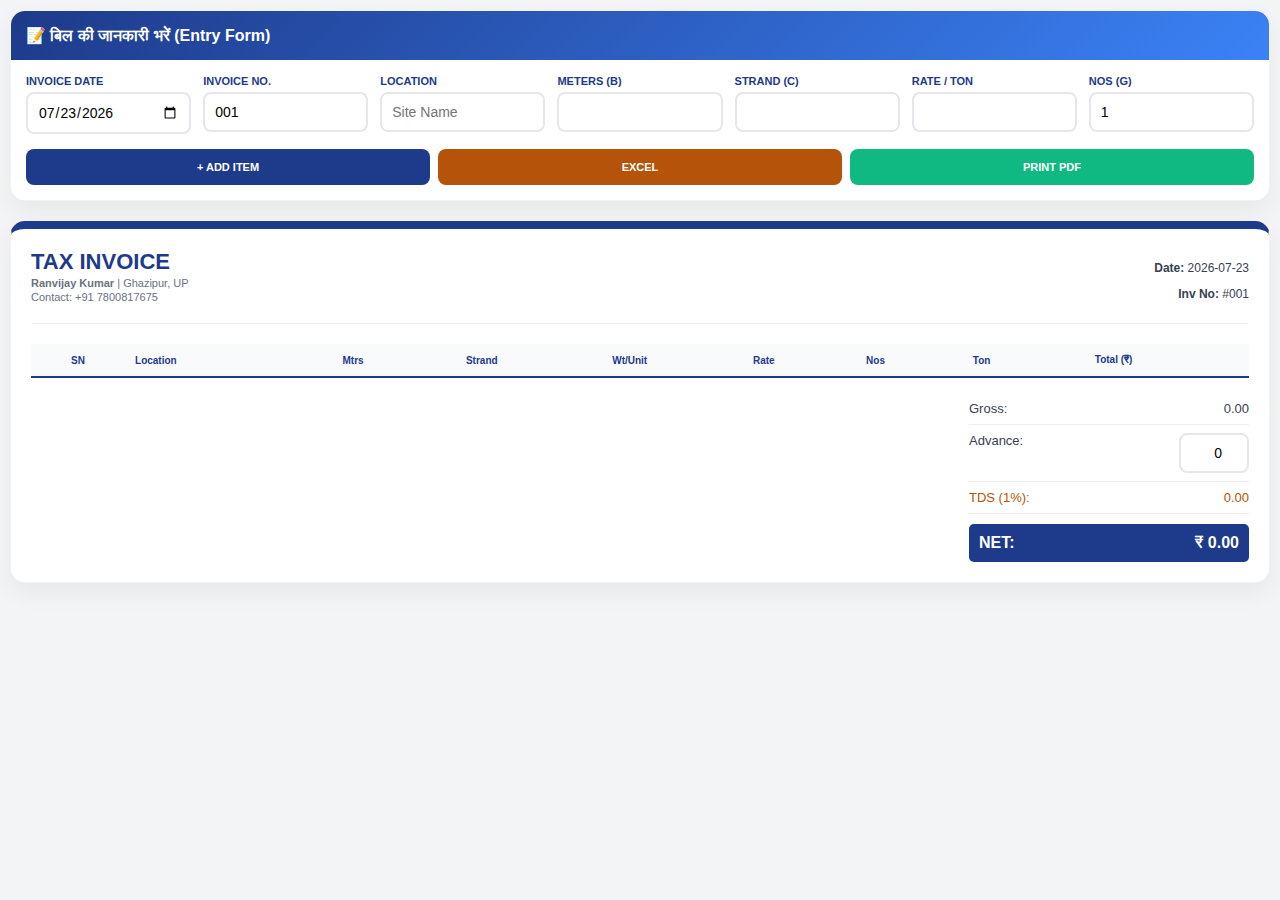
<file: With_tds_Girder_report_form.html>
<!DOCTYPE html>
<html lang="hi">
<head>
    <meta charset="UTF-8">
    <meta name="viewport" content="width=device-width, initial-scale=1.0">
    <title>Decorative Invoice - Ranvijay Kumar</title>
    <style>
        :root { 
            --primary: #1e3a8a; 
            --accent: #b45309; 
            --bg: #f3f4f6; 
            --white: #ffffff;
            --grad: linear-gradient(135deg, #1e3a8a 0%, #3b82f6 100%);
        }

        * { box-sizing: border-box; font-family: 'Segoe UI', Roboto, sans-serif; }
        body { background: var(--bg); margin: 0; padding: 10px; color: #374151; }

        .card {
            background: var(--white);
            border-radius: 15px;
            overflow: hidden;
            box-shadow: 0 10px 25px rgba(0,0,0,0.05);
            margin-bottom: 20px;
            border: 1px solid rgba(0,0,0,0.05);
        }

        .card-header {
            background: var(--grad);
            color: white;
            padding: 15px;
            font-size: 16px;
            font-weight: bold;
        }

        .form-body { padding: 15px; }
        
        .input-grid {
            display: grid;
            grid-template-columns: repeat(auto-fit, minmax(140px, 1fr));
            gap: 12px;
        }

        .field label { 
            display: block; 
            font-size: 11px; 
            text-transform: uppercase; 
            font-weight: 700; 
            margin-bottom: 5px; 
            color: var(--primary);
        }

        input { 
            width: 100%; 
            padding: 10px; 
            border: 2px solid #e5e7eb; 
            border-radius: 8px; 
            font-size: 14px;
        }
        input:focus { border-color: var(--accent); outline: none; }

        .btn-group { display: flex; flex-wrap: wrap; gap: 8px; margin-top: 15px; }
        .btn { 
            flex: 1 1 120px;
            padding: 12px; 
            border: none; 
            border-radius: 8px; 
            font-weight: bold; 
            cursor: pointer; 
            text-transform: uppercase;
            font-size: 11px;
        }
        .btn-add { background: var(--primary); color: white; }
        .btn-print { background: #10b981; color: white; }
        .btn-csv { background: var(--accent); color: white; }

        /* Invoice Preview */
        .invoice-box {
            background: white;
            padding: 20px;
            border-top: 8px solid var(--primary);
        }

        .bill-head { display: flex; justify-content: space-between; margin-bottom: 20px; border-bottom: 1px solid #eee; padding-bottom: 10px; }
        .brand h1 { margin: 0; color: var(--primary); font-size: 22px; }
        .brand p { margin: 2px 0; font-size: 11px; color: #6b7280; }

        .table-wrap { overflow-x: auto; margin: 15px 0; }
        table { width: 100%; border-collapse: collapse; min-width: 650px; }
        th { background: #f8fafc; padding: 10px; border-bottom: 2px solid var(--primary); font-size: 10px; color: var(--primary); }
        td { padding: 10px; border-bottom: 1px solid #f1f5f9; text-align: center; font-size: 12px; }

        .summary-wrap { display: flex; justify-content: flex-end; margin-top: 15px; }
        .summary-table { width: 100%; max-width: 280px; }
        .sum-row { display: flex; justify-content: space-between; padding: 8px 0; border-bottom: 1px solid #eee; font-size: 13px; }
        .grand-total { background: var(--primary); color: white; padding: 10px; border-radius: 5px; font-weight: bold; margin-top: 10px; }

        @media print {
            .card:not(.invoice-box), .btn-group, .no-print { display: none !important; }
            body { background: white; padding: 0; }
            .invoice-box { border: none; box-shadow: none; padding: 0; }
        }
    </style>
</head>
<body>

<div class="card">
    <div class="card-header">📝 बिल की जानकारी भरें (Entry Form)</div>
    <div class="form-body">
        <div class="input-grid">
            <div class="field"><label>Invoice Date</label><input type="date" id="f-date" oninput="updateHeader()"></div>
            <div class="field"><label>Invoice No.</label><input type="text" id="f-invno" value="001" oninput="updateHeader()"></div>
            <div class="field"><label>Location</label><input type="text" id="f-loc" placeholder="Site Name"></div>
            <div class="field"><label>Meters (B)</label><input type="number" id="f-mtr"></div>
            <div class="field"><label>Strand (C)</label><input type="number" id="f-lrpc"></div>
            <div class="field"><label>Rate / Ton</label><input type="number" id="f-rtn"></div>
            <div class="field"><label>Nos (G)</label><input type="number" id="f-nos" value="1"></div>
        </div>
        <div class="btn-group">
            <button class="btn btn-add" onclick="addData()">+ Add Item</button>
            <button class="btn btn-csv" onclick="exportCSV()">Excel</button>
            <button class="btn btn-print" onclick="window.print()">Print PDF</button>
        </div>
    </div>
</div>

<div class="card invoice-box">
    <div class="bill-head">
        <div class="brand">
            <h1>TAX INVOICE</h1>
            <p><strong>Ranvijay Kumar</strong> | Ghazipur, UP</p>
            <p>Contact: +91 7800817675</p>
        </div>
        <div style="text-align: right; font-size: 12px;">
            <p><strong>Date:</strong> <span id="dispDate">---</span></p>
            <p><strong>Inv No:</strong> #<span id="dispInv">001</span></p>
        </div>
    </div>

    <div class="table-wrap">
        <table>
            <thead>
                <tr>
                    <th>SN</th>
                    <th style="text-align:left">Location</th>
                    <th>Mtrs</th>
                    <th>Strand</th>
                    <th>Wt/Unit</th>
                    <th>Rate</th>
                    <th>Nos</th>
                    <th>Ton</th>
                    <th>Total (₹)</th>
                    <th class="no-print"></th>
                </tr>
            </thead>
            <tbody id="invoice-body"></tbody>
        </table>
    </div>

    <div class="summary-wrap">
        <div class="summary-table">
            <div class="sum-row"><span>Gross:</span><span id="h30">0.00</span></div>
            <div class="sum-row"><span>Advance:</span><input type="number" id="h32" value="0" oninput="calcTotal()" style="width:70px; text-align:right;"></div>
            <div class="sum-row" style="color:#b45309"><span>TDS (1%):</span><span id="h31">0.00</span></div>
            <div class="grand-total">
                <div style="display:flex; justify-content:space-between;">
                    <span>NET:</span><span id="h33">₹ 0.00</span>
                </div>
            </div>
        </div>
    </div>
</div>

<script>
    let rows = [];

    // Initialize Current Date
    window.onload = function() {
        const today = new Date().toISOString().split('T')[0];
        document.getElementById('f-date').value = today;
        updateHeader();
    }

    function updateHeader() {
        document.getElementById('dispDate').innerText = document.getElementById('f-date').value;
        document.getElementById('dispInv').innerText = document.getElementById('f-invno').value;
    }

    function addData() {
        const loc = document.getElementById('f-loc').value;
        const mtr = parseFloat(document.getElementById('f-mtr').value) || 0;
        const lrpc = parseFloat(document.getElementById('f-lrpc').value) || 0;
        const rtn = parseFloat(document.getElementById('f-rtn').value) || 0;
        const nos = parseFloat(document.getElementById('f-nos').value) || 0;

        if(!loc || mtr <= 0) return alert("Sahi data bharen!");

        const wtu = (mtr * lrpc * 0.78) / 1000;
        const tton = wtu * nos;
        const total = tton * rtn;

        rows.push({ loc, mtr, lrpc, wtu, rtn, nos, tton, total });
        renderTable();
        
        document.getElementById('f-loc').value = "";
        document.getElementById('f-mtr').value = "";
    }

    function renderTable() {
        const tbody = document.getElementById("invoice-body");
        tbody.innerHTML = "";
        let gross = 0;
        rows.forEach((row, index) => {
            gross += row.total;
            tbody.innerHTML += `<tr>
                <td>${index+1}</td>
                <td style="text-align:left; font-weight:bold;">${row.loc}</td>
                <td>${row.mtr}</td>
                <td>${row.lrpc}</td>
                <td>${row.wtu.toFixed(3)}</td>
                <td>${row.rtn}</td>
                <td>${row.nos}</td>
                <td>${row.tton.toFixed(3)}</td>
                <td>${row.total.toLocaleString('en-IN')}</td>
                <td class="no-print"><button onclick="deleteRow(${index})" style="color:red; border:none; background:none;">×</button></td>
            </tr>`;
        });
        calcTotal(gross);
    }

    function deleteRow(i) { rows.splice(i, 1); renderTable(); }

    function calcTotal(gAmount) {
        let gross = gAmount !== undefined ? gAmount : rows.reduce((a, b) => a + b.total, 0);
        const adv = parseFloat(document.getElementById("h32").value) || 0;
        const tds = (gross - adv) > 0 ? (gross - adv) * 0.01 : 0;
        document.getElementById("h30").innerText = gross.toLocaleString('en-IN');
        document.getElementById("h31").innerText = tds.toFixed(2);
        document.getElementById("h33").innerText = "₹ " + (gross - tds - adv).toLocaleString('en-IN');
    }

    function exportCSV() {
        let csv = "S.N,Location,Meters,Strand,Wt/Unit,Rate,Nos,Ton,Total\n";
        rows.forEach((r, i) => { csv += `${i+1},${r.loc},${r.mtr},${r.lrpc},${r.wtu.toFixed(3)},${r.rtn},${r.nos},${r.tton.toFixed(3)},${r.total}\n`; });
        const blob = new Blob([csv], { type: 'text/csv' });
        const a = document.createElement('a');
        a.href = URL.createObjectURL(blob);
        a.download = `Bill_${document.getElementById('f-invno').value}.csv`;
        a.click();
    }
</script>
</body>
</html>
</file>
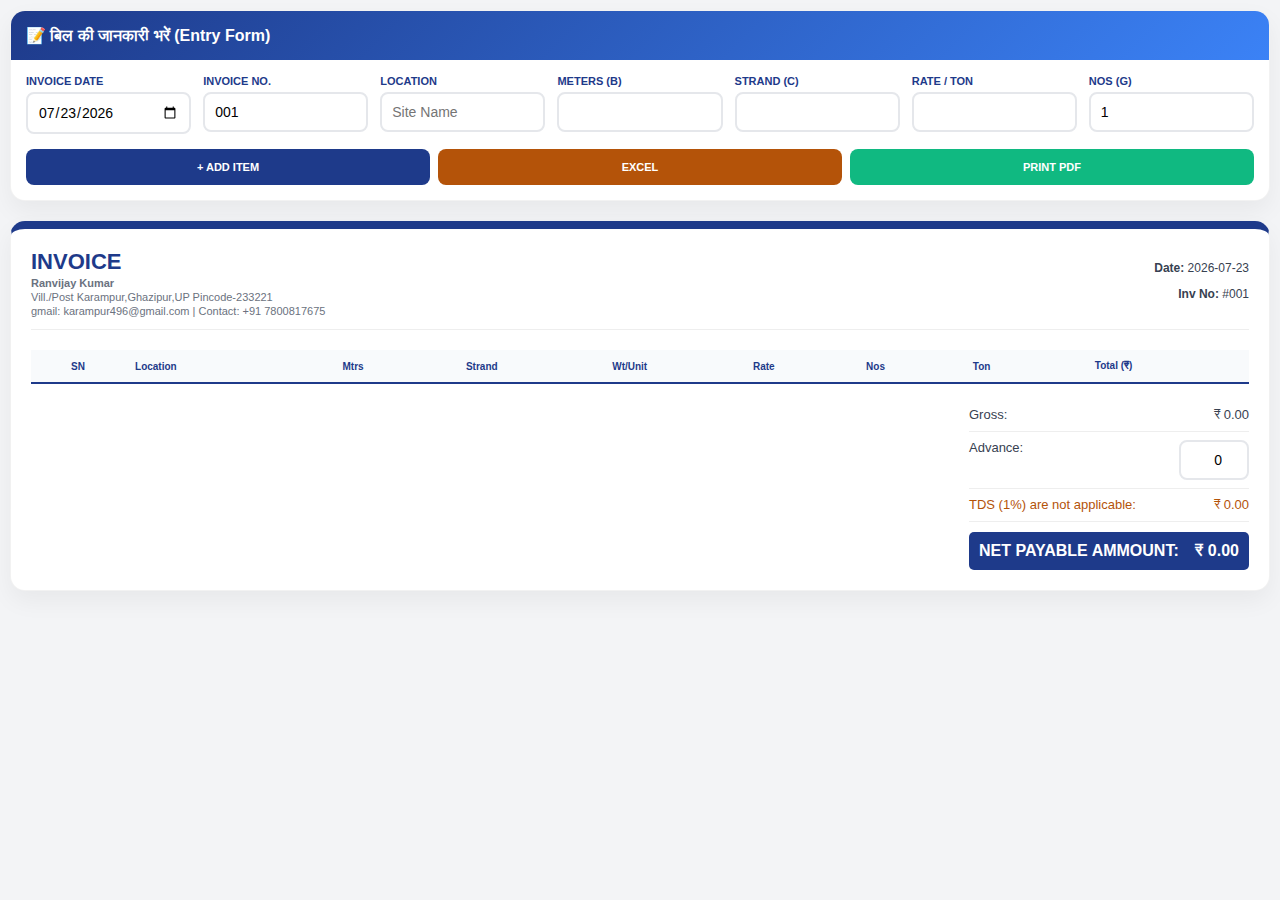
<file: Without_tds_report.html>
<!DOCTYPE html>
<html lang="hi">
<head>
    <meta charset="UTF-8">
    <meta name="viewport" content="width=device-width, initial-scale=1.0">
    <title>Decorative Invoice - Ranvijay Kumar</title>
    <style>
        :root { 
            --primary: #1e3a8a; 
            --accent: #b45309; 
            --bg: #f3f4f6; 
            --white: #ffffff;
            --grad: linear-gradient(135deg, #1e3a8a 0%, #3b82f6 100%);
        }

        * { box-sizing: border-box; font-family: 'Segoe UI', Roboto, sans-serif; }
        body { background: var(--bg); margin: 0; padding: 10px; color: #374151; }

        .card {
            background: var(--white);
            border-radius: 15px;
            overflow: hidden;
            box-shadow: 0 10px 25px rgba(0,0,0,0.05);
            margin-bottom: 20px;
            border: 1px solid rgba(0,0,0,0.05);
        }

        .card-header {
            background: var(--grad);
            color: white;
            padding: 15px;
            font-size: 16px;
            font-weight: bold;
        }

        .form-body { padding: 15px; }
        
        .input-grid {
            display: grid;
            grid-template-columns: repeat(auto-fit, minmax(140px, 1fr));
            gap: 12px;
        }

        .field label { 
            display: block; 
            font-size: 11px; 
            text-transform: uppercase; 
            font-weight: 700; 
            margin-bottom: 5px; 
            color: var(--primary);
        }

        input { 
            width: 100%; 
            padding: 10px; 
            border: 2px solid #e5e7eb; 
            border-radius: 8px; 
            font-size: 14px;
        }
        input:focus { border-color: var(--accent); outline: none; }

        .btn-group { display: flex; flex-wrap: wrap; gap: 8px; margin-top: 15px; }
        .btn { 
            flex: 1 1 120px;
            padding: 12px; 
            border: none; 
            border-radius: 8px; 
            font-weight: bold; 
            cursor: pointer; 
            text-transform: uppercase;
            font-size: 11px;
        }
        .btn-add { background: var(--primary); color: white; }
        .btn-print { background: #10b981; color: white; }
        .btn-csv { background: var(--accent); color: white; }

        /* Invoice Preview */
        .invoice-box {
            background: white;
            padding: 20px;
            border-top: 8px solid var(--primary);
        }

        .bill-head { display: flex; justify-content: space-between; margin-bottom: 20px; border-bottom: 1px solid #eee; padding-bottom: 10px; }
        .brand h1 { margin: 0; color: var(--primary); font-size: 22px; }
        .brand p { margin: 2px 0; font-size: 11px; color: #6b7280; }

        .table-wrap { overflow-x: auto; margin: 15px 0; }
        table { width: 100%; border-collapse: collapse; min-width: 650px; }
        th { background: #f8fafc; padding: 10px; border-bottom: 2px solid var(--primary); font-size: 10px; color: var(--primary); }
        td { padding: 10px; border-bottom: 1px solid #f1f5f9; text-align: center; font-size: 12px; }

        .summary-wrap { display: flex; justify-content: flex-end; margin-top: 15px; }
        .summary-table { width: 100%; max-width: 280px; }
        .sum-row { display: flex; justify-content: space-between; padding: 8px 0; border-bottom: 1px solid #eee; font-size: 13px; }
        .grand-total { background: var(--primary); color: white; padding: 10px; border-radius: 5px; font-weight: bold; margin-top: 10px; }

        @media print {
            .card:not(.invoice-box), .btn-group, .no-print { display: none !important; }
            body { background: white; padding: 0; }
            .invoice-box { border: none; box-shadow: none; padding: 0; }
        }
    </style>
</head>
<body>

<div class="card">
    <div class="card-header">📝 बिल की जानकारी भरें (Entry Form)</div>
    <div class="form-body">
        <div class="input-grid">
            <div class="field"><label>Invoice Date</label><input type="date" id="f-date" oninput="updateHeader()"></div>
            <div class="field"><label>Invoice No.</label><input type="text" id="f-invno" value="001" oninput="updateHeader()"></div>
            <div class="field"><label>Location</label><input type="text" id="f-loc" placeholder="Site Name"></div>
            <div class="field"><label>Meters (B)</label><input type="number" id="f-mtr"></div>
            <div class="field"><label>Strand (C)</label><input type="number" id="f-lrpc"></div>
            <div class="field"><label>Rate / Ton</label><input type="number" id="f-rtn"></div>
            <div class="field"><label>Nos (G)</label><input type="number" id="f-nos" value="1"></div>
        </div>
        <div class="btn-group">
            <button class="btn btn-add" onclick="addData()">+ Add Item</button>
            <button class="btn btn-csv" onclick="exportCSV()">Excel</button>
            <button class="btn btn-print" onclick="window.print()">Print PDF</button>
        </div>
    </div>
</div>

<div class="card invoice-box">
    <div class="bill-head">
        <div class="brand">
            <h1>INVOICE</h1>
            <p><strong>Ranvijay Kumar</strong></p>
            <p>Vill./Post Karampur,Ghazipur,UP Pincode-233221</p> 
            <p>gmail: karampur496@gmail.com | Contact: +91 7800817675</p>
        </div>
        <div style="text-align: right; font-size: 12px;">
            <p><strong>Date:</strong> <span id="dispDate">---</span></p>
            <p><strong>Inv No:</strong> #<span id="dispInv">001</span></p>
        </div>
    </div>

    <div class="table-wrap">
        <table>
            <thead>
                <tr>
                    <th>SN</th>
                    <th style="text-align:left">Location</th>
                    <th>Mtrs</th>
                    <th>Strand</th>
                    <th>Wt/Unit</th>
                    <th>Rate</th>
                    <th>Nos</th>
                    <th>Ton</th>
                    <th>Total (₹)</th>
                    <th class="no-print"></th>
                </tr>
            </thead>
            <tbody id="invoice-body"></tbody>
        </table>
    </div>

    <div class="summary-wrap">
        <div class="summary-table">
            <div class="sum-row"><span>Gross:</span><span id="h30">₹ 0.00</span></div>
            <div class="sum-row"><span>Advance:</span><input type="number" id="h32" value="0" oninput="calcTotal()" style="width:70px; text-align:right;"></div>
            <div class="sum-row" style="color:#b45309"><span>TDS (1%) are not applicable:</span><span id="h31">₹ 0.00</span></div>
            <div class="grand-total">
                <div style="display:flex; justify-content:space-between;">
                    <span>NET PAYABLE AMMOUNT:</span><span id="h33">₹ 0.00</span>
                </div>
            </div>
        </div>
    </div>
</div>

<script>
    let rows = [];

    // Initialize Current Date
    window.onload = function() {
        const today = new Date().toISOString().split('T')[0];
        document.getElementById('f-date').value = today;
        updateHeader();
    }

    function updateHeader() {
        document.getElementById('dispDate').innerText = document.getElementById('f-date').value;
        document.getElementById('dispInv').innerText = document.getElementById('f-invno').value;
    }

    function addData() {
        const loc = document.getElementById('f-loc').value;
        const mtr = parseFloat(document.getElementById('f-mtr').value) || 0;
        const lrpc = parseFloat(document.getElementById('f-lrpc').value) || 0;
        const rtn = parseFloat(document.getElementById('f-rtn').value) || 0;
        const nos = parseFloat(document.getElementById('f-nos').value) || 0;

        if(!loc || mtr <= 0) return alert("Sahi data bharen!");

        const wtu = (mtr * lrpc * 0.78) / 1000;
        const tton = wtu * nos;
        const total = tton * rtn;

        rows.push({ loc, mtr, lrpc, wtu, rtn, nos, tton, total });
        renderTable();
        
        document.getElementById('f-loc').value = "";
        document.getElementById('f-mtr').value = "";
    }

    function renderTable() {
        const tbody = document.getElementById("invoice-body");
        tbody.innerHTML = "";
        let gross = 0;
        rows.forEach((row, index) => {
            gross += row.total;
            tbody.innerHTML += `<tr>
                <td>${index+1}</td>
                <td style="text-align:left; font-weight:bold;">${row.loc}</td>
                <td>${row.mtr}</td>
                <td>${row.lrpc}</td>
                <td>${row.wtu.toFixed(3)}</td>
                <td>${row.rtn}</td>
                <td>${row.nos}</td>
                <td>${row.tton.toFixed(3)}</td>
                <td>${row.total.toLocaleString('en-IN')}</td>
                <td class="no-print"><button onclick="deleteRow(${index})" style="color:red; border:none; background:none;">×</button></td>
            </tr>`;
        });
        calcTotal(gross);
    }

    function deleteRow(i) { rows.splice(i, 1); renderTable(); }

    function calcTotal(gAmount) {
        let gross = gAmount !== undefined ? gAmount : rows.reduce((a, b) => a + b.total, 0);
        const adv = parseFloat(document.getElementById("h32").value) || 0;
        const tds = (gross - adv) > 0 ? (gross - adv) * 0.01 : 0;
        document.getElementById("h30").innerText = gross.toLocaleString('en-IN');
        document.getElementById("h31").innerText = tds.toFixed(2);
        document.getElementById("h33").innerText = "₹ " + (gross - adv).toLocaleString('en-IN');
    }

    function exportCSV() {
        let csv = "S.N,Location,Meters,Strand,Wt/Unit,Rate,Nos,Ton,Total\n";
        rows.forEach((r, i) => { csv += `${i+1},${r.loc},${r.mtr},${r.lrpc},${r.wtu.toFixed(3)},${r.rtn},${r.nos},${r.tton.toFixed(3)},${r.total}\n`; });
        const blob = new Blob([csv], { type: 'text/csv' });
        const a = document.createElement('a');
        a.href = URL.createObjectURL(blob);
        a.download = `Bill_${document.getElementById('f-invno').value}.csv`;
        a.click();
    }
</script>
</body>
</html>
</file>
